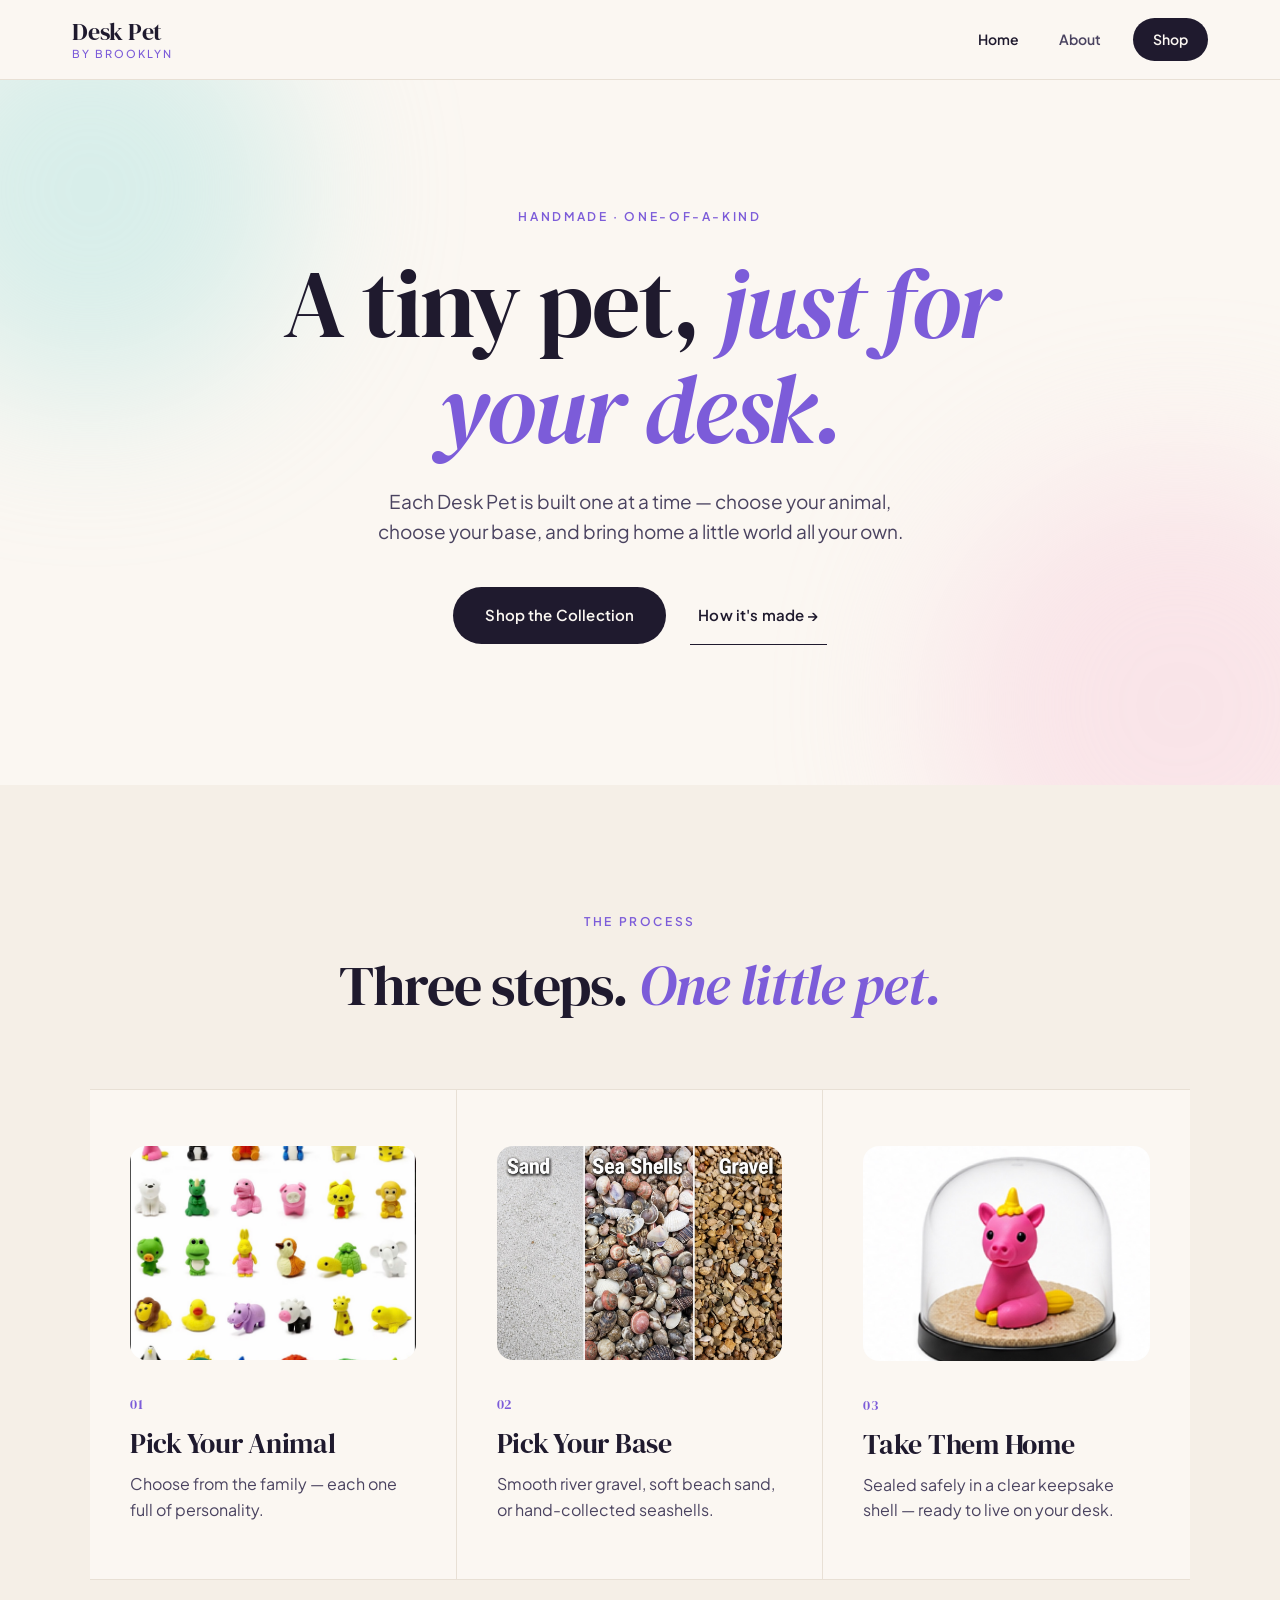
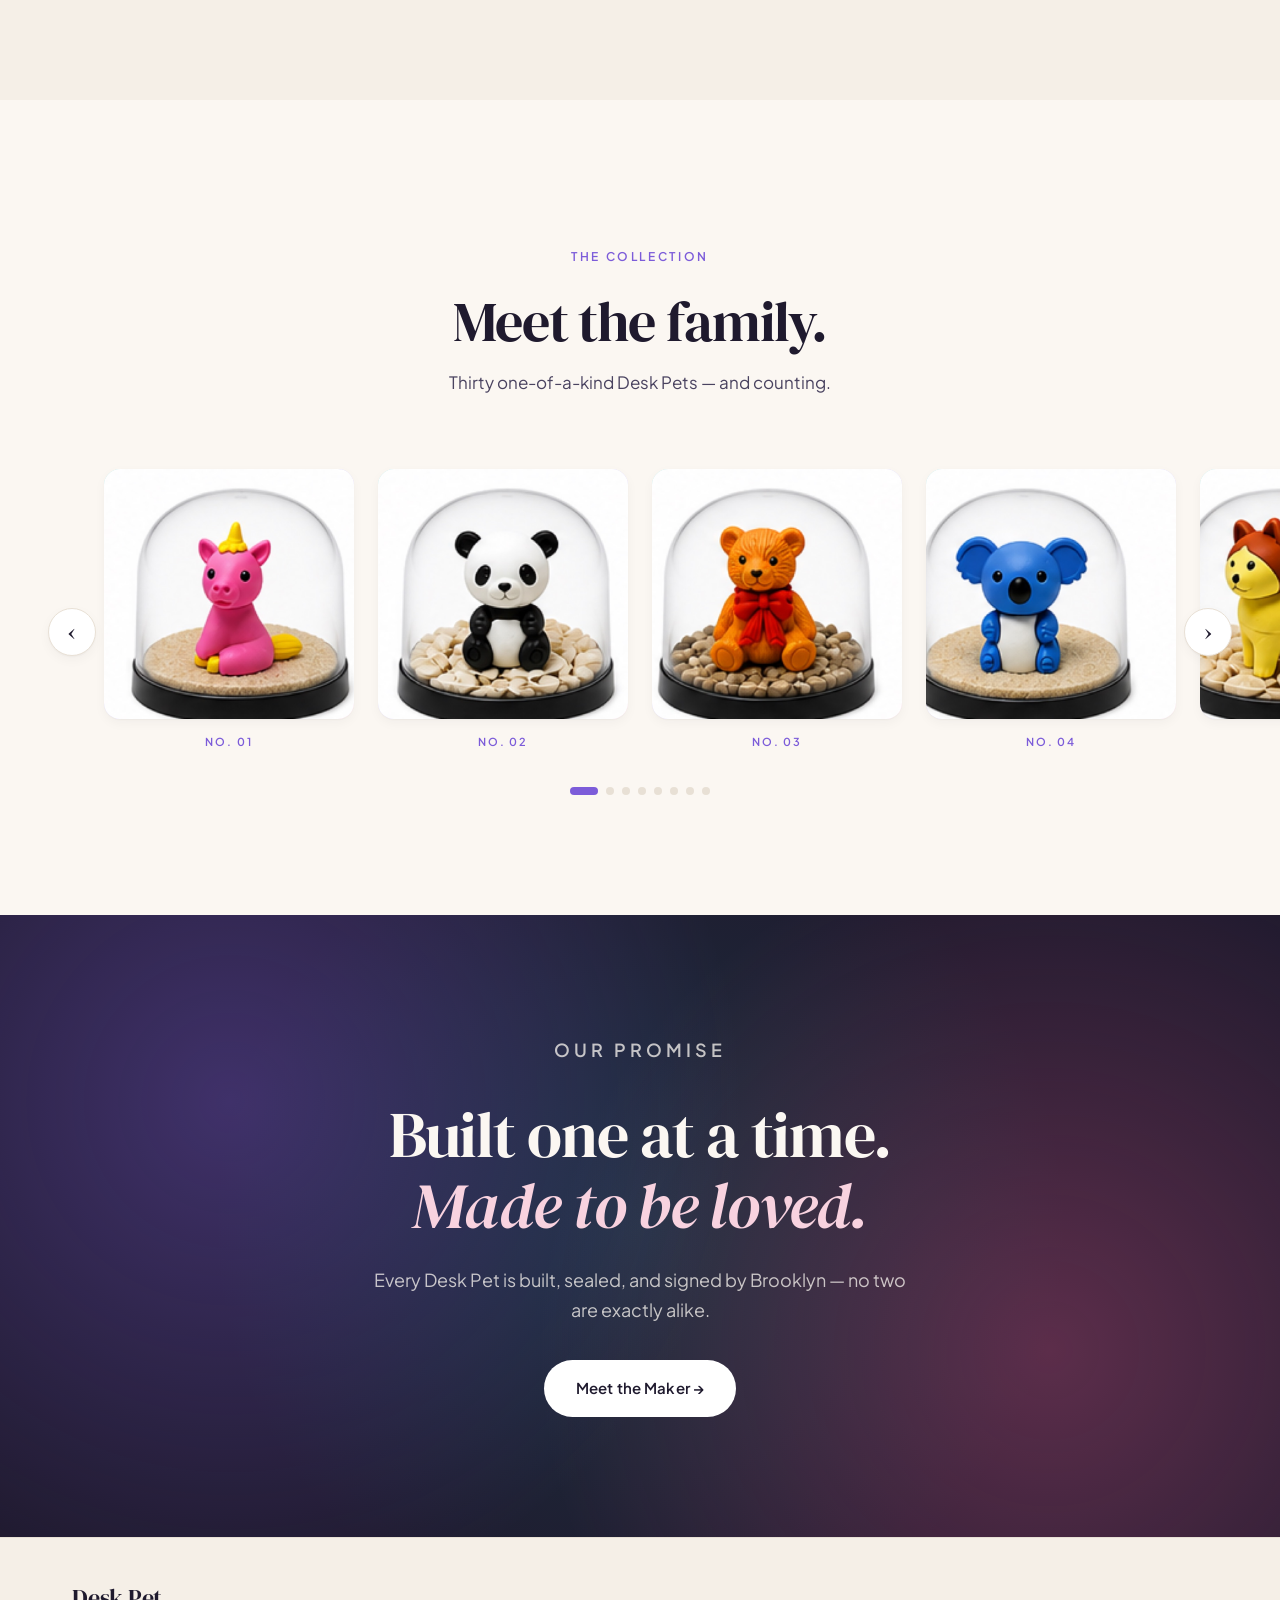
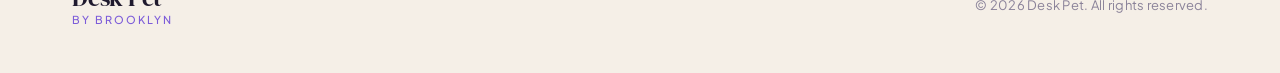
<file: index.html>
<!DOCTYPE html>
<html lang="en">
<head>
  <meta charset="UTF-8" />
  <meta name="viewport" content="width=device-width, initial-scale=1.0" />
  <title>Desk Pet — by Brooklyn</title>
  <meta name="description" content="Tiny handmade pets in their own little world. Pick your animal. Pick your base. Take them home." />
  <link rel="preconnect" href="https://fonts.googleapis.com" />
  <link rel="preconnect" href="https://fonts.gstatic.com" crossorigin />
  <link href="https://fonts.googleapis.com/css2?family=DM+Serif+Display:ital@0;1&family=Plus+Jakarta+Sans:wght@400;500;600;700&display=swap" rel="stylesheet" />
  <link rel="stylesheet" href="styles.css" />
</head>
<body>

  <header class="site-header">
    <div class="header-inner">
      <a href="index.html" class="logo">
        <span class="logo-text">Desk Pet</span>
        <span class="logo-by">by Brooklyn</span>
      </a>
      <nav class="site-nav">
        <a href="index.html" class="active">Home</a>
        <a href="about.html">About</a>
        <a href="#shop" class="nav-cta">Shop</a>
      </nav>
    </div>
  </header>

  <!-- HERO -->
  <section class="hero">
    <div class="hero-inner">
      <p class="eyebrow">Handmade · One-of-a-kind</p>
      <h1>A tiny pet, <em>just for your desk.</em></h1>
      <p class="hero-sub">Each Desk Pet is built one at a time — choose your animal, choose your base, and bring home a little world all your own.</p>
      <div class="hero-ctas">
        <a href="#shop" class="btn btn-primary">Shop the Collection</a>
        <a href="#how" class="btn btn-link">How it's made →</a>
      </div>
    </div>
    <div class="hero-decor decor1"></div>
    <div class="hero-decor decor2"></div>
  </section>

  <!-- HOW IT WORKS -->
  <section id="how" class="how">
    <div class="container">
      <div class="section-head">
        <p class="overline">The Process</p>
        <h2>Three steps. <span class="serif-em">One little pet.</span></h2>
      </div>

      <div class="steps">
        <div class="step">
          <div class="step-img"><img src="images/step1.jpg" alt="A colorful selection of animal figures to choose from" /></div>
          <span class="step-num">01</span>
          <h3>Pick Your Animal</h3>
          <p>Choose from the family — each one full of personality.</p>
        </div>
        <div class="step">
          <div class="step-img"><img src="images/step2.jpg" alt="Bases to choose from: gravel, sand, or seashells" /></div>
          <span class="step-num">02</span>
          <h3>Pick Your Base</h3>
          <p>Smooth river gravel, soft beach sand, or hand-collected seashells.</p>
        </div>
        <div class="step">
          <div class="step-img"><img src="images/desk_pets_web/pet_01.jpg" alt="A finished Desk Pet" /></div>
          <span class="step-num">03</span>
          <h3>Take Them Home</h3>
          <p>Sealed safely in a clear keepsake shell — ready to live on your desk.</p>
        </div>
      </div>
    </div>
  </section>

  <!-- PRODUCT GALLERY -->
  <section id="shop" class="gallery">
    <div class="container">
      <div class="section-head">
        <p class="overline">The Collection</p>
        <h2>Meet the family.</h2>
        <p class="section-sub">Thirty one-of-a-kind Desk Pets — and counting.</p>
      </div>
    </div>

    <!-- Cycling carousel -->
    <div class="carousel" id="petCarousel" aria-label="Desk Pet carousel">
      <button class="carousel-btn carousel-prev" aria-label="Previous">‹</button>
      <div class="carousel-track" id="petTrack"></div>
      <button class="carousel-btn carousel-next" aria-label="Next">›</button>
      <div class="carousel-dots" id="petDots"></div>
    </div>
  </section>

  <!-- STORY STRIP -->
  <section class="story-strip">
    <div class="container">
      <p class="overline overline-light">Our Promise</p>
      <h2>Built one at a time.<br/><span class="serif-em">Made to be loved.</span></h2>
      <p>Every Desk Pet is built, sealed, and signed by Brooklyn — no two are exactly alike.</p>
      <a href="about.html" class="btn btn-primary-light">Meet the Maker →</a>
    </div>
  </section>

  <footer class="site-footer">
    <div class="container footer-inner">
      <div class="footer-brand">
        <span class="logo-text">Desk Pet</span>
        <span class="logo-by">by Brooklyn</span>
      </div>
      <p class="footer-copy">© <span id="year"></span> Desk Pet. All rights reserved.</p>
    </div>
  </footer>

  <script>
    document.getElementById('year').textContent = new Date().getFullYear();

    /* ---------- Desk Pet carousel ---------- */
    (function() {
      const TOTAL = 30;
      const VISIBLE_DESKTOP = 4;
      const VISIBLE_TABLET = 3;
      const VISIBLE_MOBILE = 1;
      const AUTOPLAY_MS = 3500;

      const track = document.getElementById('petTrack');
      const dotsWrap = document.getElementById('petDots');
      const prevBtn = document.querySelector('.carousel-prev');
      const nextBtn = document.querySelector('.carousel-next');

      // Build slides
      for (let i = 1; i <= TOTAL; i++) {
        const num = String(i).padStart(2, '0');
        const slide = document.createElement('div');
        slide.className = 'carousel-slide';
        slide.innerHTML = `
          <div class="carousel-card">
            <div class="carousel-img">
              <img src="images/desk_pets_web/pet_${num}.jpg" alt="Desk Pet No. ${num}" loading="lazy" />
            </div>
            <p class="carousel-meta">No. ${num}</p>
          </div>
        `;
        track.appendChild(slide);
      }

      function visibleCount() {
        if (window.innerWidth <= 640) return VISIBLE_MOBILE;
        if (window.innerWidth <= 960) return VISIBLE_TABLET;
        return VISIBLE_DESKTOP;
      }

      let index = 0;
      let autoplayTimer = null;

      function pageCount() {
        return Math.max(1, TOTAL - visibleCount() + 1);
      }

      function update() {
        const v = visibleCount();
        const slideWidth = track.querySelector('.carousel-slide').getBoundingClientRect().width;
        const gap = parseFloat(getComputedStyle(track).gap || 0);
        track.style.transform = `translateX(${-(slideWidth + gap) * index}px)`;
        renderDots();
      }

      function renderDots() {
        const dotsTotal = Math.ceil(TOTAL / visibleCount());
        const activeDot = Math.floor(index / visibleCount());
        dotsWrap.innerHTML = '';
        for (let i = 0; i < dotsTotal; i++) {
          const d = document.createElement('button');
          d.className = 'carousel-dot' + (i === activeDot ? ' active' : '');
          d.setAttribute('aria-label', `Go to slide group ${i + 1}`);
          d.addEventListener('click', () => {
            index = Math.min(i * visibleCount(), TOTAL - visibleCount());
            update();
            restartAutoplay();
          });
          dotsWrap.appendChild(d);
        }
      }

      function next() {
        index = (index + 1) % pageCount();
        update();
      }
      function prev() {
        index = (index - 1 + pageCount()) % pageCount();
        update();
      }

      function startAutoplay() {
        autoplayTimer = setInterval(next, AUTOPLAY_MS);
      }
      function stopAutoplay() {
        if (autoplayTimer) clearInterval(autoplayTimer);
      }
      function restartAutoplay() {
        stopAutoplay();
        startAutoplay();
      }

      nextBtn.addEventListener('click', () => { next(); restartAutoplay(); });
      prevBtn.addEventListener('click', () => { prev(); restartAutoplay(); });

      const carousel = document.getElementById('petCarousel');
      carousel.addEventListener('mouseenter', stopAutoplay);
      carousel.addEventListener('mouseleave', startAutoplay);

      // Touch swipe
      let touchStartX = 0;
      track.addEventListener('touchstart', (e) => {
        touchStartX = e.touches[0].clientX;
        stopAutoplay();
      }, { passive: true });
      track.addEventListener('touchend', (e) => {
        const dx = e.changedTouches[0].clientX - touchStartX;
        if (Math.abs(dx) > 40) { dx < 0 ? next() : prev(); }
        startAutoplay();
      });

      window.addEventListener('resize', () => {
        if (index > pageCount() - 1) index = 0;
        update();
      });

      update();
      startAutoplay();
    })();
  </script>
</body>
</html>
</file>
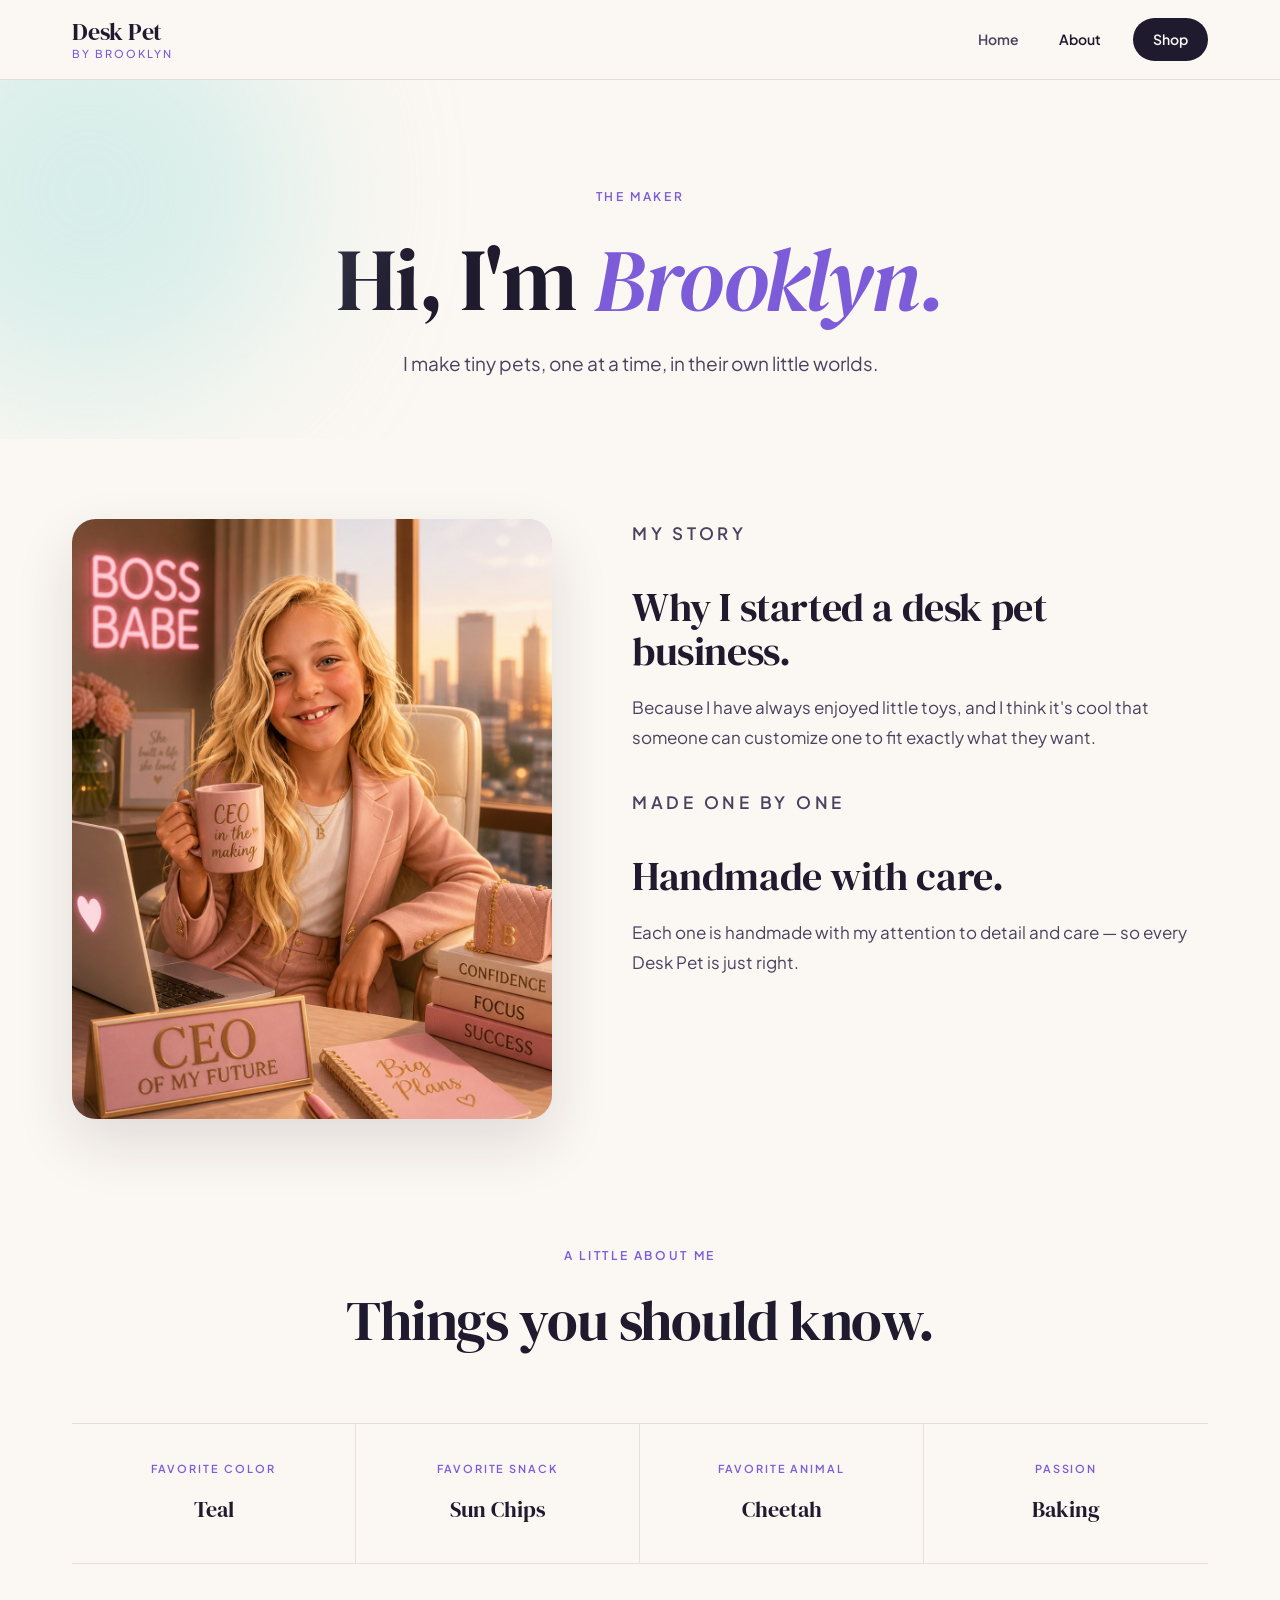
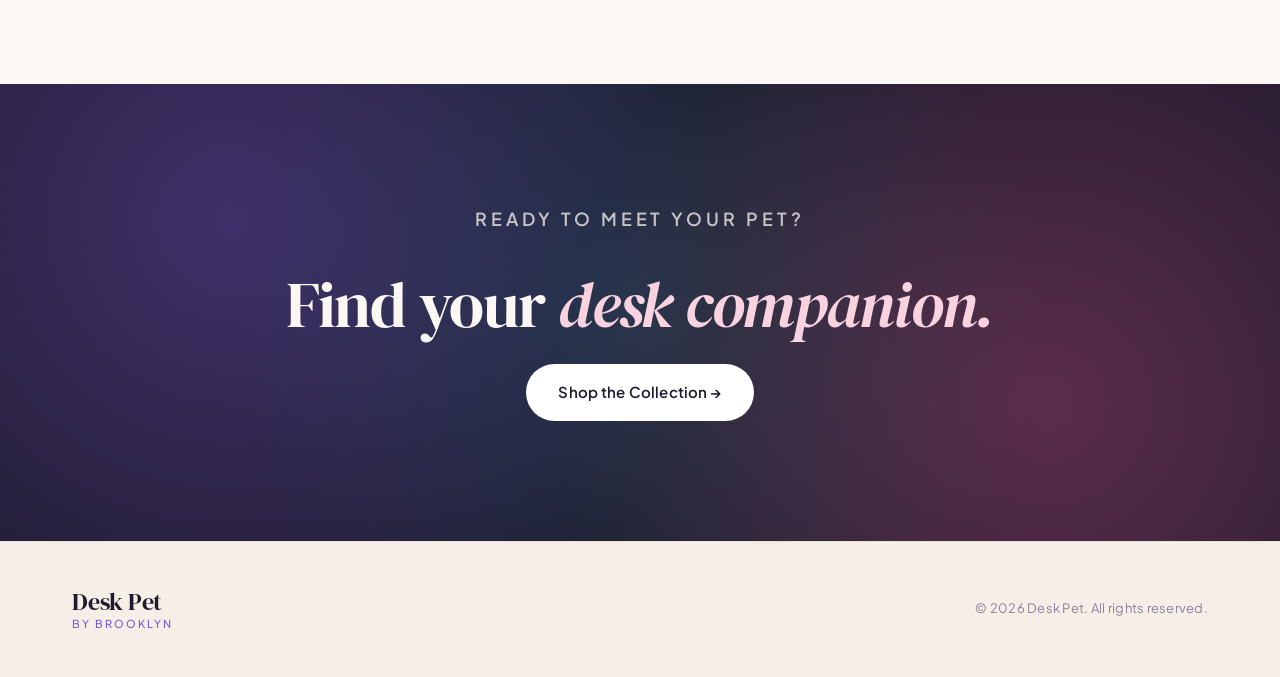
<file: about.html>
<!DOCTYPE html>
<html lang="en">
<head>
  <meta charset="UTF-8" />
  <meta name="viewport" content="width=device-width, initial-scale=1.0" />
  <title>About — Desk Pet by Brooklyn</title>
  <meta name="description" content="Meet Brooklyn, the maker behind Desk Pet." />
  <link rel="preconnect" href="https://fonts.googleapis.com" />
  <link rel="preconnect" href="https://fonts.gstatic.com" crossorigin />
  <link href="https://fonts.googleapis.com/css2?family=DM+Serif+Display:ital@0;1&family=Plus+Jakarta+Sans:wght@400;500;600;700&display=swap" rel="stylesheet" />
  <link rel="stylesheet" href="styles.css" />
</head>
<body>

  <header class="site-header">
    <div class="header-inner">
      <a href="index.html" class="logo">
        <span class="logo-text">Desk Pet</span>
        <span class="logo-by">by Brooklyn</span>
      </a>
      <nav class="site-nav">
        <a href="index.html">Home</a>
        <a href="about.html" class="active">About</a>
        <a href="index.html#shop" class="nav-cta">Shop</a>
      </nav>
    </div>
  </header>

  <!-- ABOUT HERO -->
  <section class="about-hero">
    <div class="container">
      <p class="eyebrow">The Maker</p>
      <h1>Hi, I'm <em>Brooklyn.</em></h1>
      <p class="about-tagline">I make tiny pets, one at a time, in their own little worlds.</p>
    </div>
    <div class="hero-decor decor1"></div>
  </section>

  <!-- BIO BLOCK -->
  <section class="about">
    <div class="container">
      <div class="about-grid">
        <div class="about-photo">
          <div class="photo-frame">
            <img src="images/brooklyn.jpg" alt="Brooklyn, the maker" onerror="this.parentElement.classList.add('placeholder'); this.style.display='none';" />
            <span class="placeholder-text">brooklyn.jpg</span>
          </div>
        </div>

        <div class="about-bio">
          <p class="overline">My Story</p>
          <h2>Why I started a desk pet business.</h2>
          <p>Because I have always enjoyed little toys, and I think it's cool that someone can customize one to fit exactly what they want.</p>

          <p class="overline overline-spaced">Made One By One</p>
          <h2>Handmade with care.</h2>
          <p>Each one is handmade with my attention to detail and care — so every Desk Pet is just right.</p>
        </div>
      </div>

      <!-- Fun Facts -->
      <div class="fun-facts">
        <div class="section-head">
          <p class="overline">A Little About Me</p>
          <h2>Things you should know.</h2>
        </div>
        <div class="facts-grid">
          <div class="fact">
            <p class="fact-label">Favorite Color</p>
            <p class="fact-value">Teal</p>
          </div>
          <div class="fact">
            <p class="fact-label">Favorite Snack</p>
            <p class="fact-value">Sun Chips</p>
          </div>
          <div class="fact">
            <p class="fact-label">Favorite Animal</p>
            <p class="fact-value">Cheetah</p>
          </div>
          <div class="fact">
            <p class="fact-label">Passion</p>
            <p class="fact-value">Baking</p>
          </div>
        </div>
      </div>
    </div>
  </section>

  <!-- STORY STRIP -->
  <section class="story-strip">
    <div class="container">
      <p class="overline overline-light">Ready to meet your pet?</p>
      <h2>Find your <span class="serif-em">desk companion.</span></h2>
      <a href="index.html#shop" class="btn btn-primary-light">Shop the Collection →</a>
    </div>
  </section>

  <footer class="site-footer">
    <div class="container footer-inner">
      <div class="footer-brand">
        <span class="logo-text">Desk Pet</span>
        <span class="logo-by">by Brooklyn</span>
      </div>
      <p class="footer-copy">© <span id="year"></span> Desk Pet. All rights reserved.</p>
    </div>
  </footer>

  <script>
    document.getElementById('year').textContent = new Date().getFullYear();
  </script>
</body>
</html>
</file>
<file: styles.css>
/* ===========================================
   Desk Pet — by Brooklyn
   Premium kid-brand aesthetic
   Palette: Teal · Purple · Pink on warm cream
   =========================================== */

:root {
  /* Brand */
  --teal: #0F8A85;
  --teal-soft: #B5E5E2;
  --purple: #7C5CD9;
  --purple-soft: #D8CDF5;
  --pink: #E85A8C;
  --pink-soft: #F8D2DF;

  /* Neutrals */
  --cream: #FBF7F2;
  --cream-2: #F5EFE7;
  --ink: #1F1A2E;
  --ink-2: #4A4360;
  --ink-3: #8A8299;
  --line: #E8E0D5;
  --white: #FFFFFF;

  /* Type */
  --serif: 'DM Serif Display', Georgia, serif;
  --sans: 'Plus Jakarta Sans', system-ui, -apple-system, sans-serif;

  /* Tokens */
  --radius-sm: 10px;
  --radius: 16px;
  --radius-lg: 24px;
  --shadow-sm: 0 1px 2px rgba(31, 26, 46, 0.04), 0 4px 12px rgba(31, 26, 46, 0.04);
  --shadow: 0 4px 12px rgba(31, 26, 46, 0.06), 0 16px 40px rgba(31, 26, 46, 0.06);
  --shadow-lg: 0 24px 60px rgba(31, 26, 46, 0.12);

  --maxw: 1200px;
}

* { box-sizing: border-box; margin: 0; padding: 0; }

html { scroll-behavior: smooth; }

body {
  font-family: var(--sans);
  font-weight: 400;
  font-size: 17px;
  line-height: 1.65;
  color: var(--ink-2);
  background: var(--cream);
  -webkit-font-smoothing: antialiased;
  -moz-osx-font-smoothing: grayscale;
  overflow-x: hidden;
}

h1, h2, h3, h4 {
  font-family: var(--serif);
  font-weight: 400;
  color: var(--ink);
  line-height: 1.1;
  letter-spacing: -0.01em;
}
h1 em, h2 em, h3 em { font-style: italic; }

a {
  color: var(--purple);
  text-decoration: none;
  transition: color .2s ease;
}
a:hover { color: var(--pink); }

img { max-width: 100%; display: block; }

.container {
  max-width: var(--maxw);
  margin: 0 auto;
  padding: 0 32px;
}

/* ===========================================
   Header
   =========================================== */
.site-header {
  position: sticky;
  top: 0;
  z-index: 100;
  background: rgba(251, 247, 242, 0.85);
  backdrop-filter: saturate(180%) blur(14px);
  -webkit-backdrop-filter: saturate(180%) blur(14px);
  border-bottom: 1px solid var(--line);
}
.header-inner {
  max-width: var(--maxw);
  margin: 0 auto;
  padding: 18px 32px;
  display: flex;
  align-items: center;
  justify-content: space-between;
}

.logo {
  display: flex;
  flex-direction: column;
  line-height: 1;
  color: var(--ink);
}
.logo:hover { color: var(--ink); }
.logo-text {
  font-family: var(--serif);
  font-size: 24px;
  letter-spacing: -0.01em;
  color: var(--ink);
}
.logo-by {
  font-family: var(--sans);
  font-size: 11px;
  font-weight: 500;
  text-transform: uppercase;
  letter-spacing: 0.18em;
  color: var(--purple);
  margin-top: 4px;
}

.site-nav {
  display: flex;
  align-items: center;
  gap: 8px;
}
.site-nav a {
  font-family: var(--sans);
  font-weight: 600;
  font-size: 14px;
  color: var(--ink-2);
  padding: 10px 16px;
  border-radius: 999px;
  transition: all .2s ease;
}
.site-nav a:hover { color: var(--ink); background: var(--cream-2); }
.site-nav a.active { color: var(--ink); }
.site-nav .nav-cta {
  background: var(--ink);
  color: var(--cream);
  padding: 10px 20px;
  margin-left: 8px;
}
.site-nav .nav-cta:hover {
  background: var(--purple);
  color: var(--white);
}

/* ===========================================
   Hero
   =========================================== */
.hero {
  position: relative;
  padding: 120px 32px 140px;
  text-align: center;
  overflow: hidden;
}
.hero-inner {
  position: relative;
  z-index: 2;
  max-width: 820px;
  margin: 0 auto;
}

.eyebrow,
.overline {
  display: inline-block;
  font-family: var(--sans);
  font-size: 12px;
  font-weight: 600;
  letter-spacing: 0.22em;
  text-transform: uppercase;
  color: var(--purple);
  margin-bottom: 24px;
}
.overline-light { color: rgba(255,255,255,0.85); }
.overline-spaced { margin-top: 36px; }

.hero h1 {
  font-size: clamp(48px, 8vw, 96px);
  margin-bottom: 24px;
  letter-spacing: -0.02em;
}
.hero h1 em {
  color: var(--purple);
}

.hero-sub {
  font-size: clamp(17px, 1.6vw, 19px);
  color: var(--ink-2);
  max-width: 560px;
  margin: 0 auto 40px;
  line-height: 1.6;
}

.hero-ctas {
  display: flex;
  gap: 24px;
  justify-content: center;
  align-items: center;
  flex-wrap: wrap;
}

/* Subtle decorative shapes */
.hero-decor {
  position: absolute;
  border-radius: 50%;
  filter: blur(80px);
  opacity: 0.5;
  z-index: 0;
  pointer-events: none;
}
.decor1 {
  width: 420px; height: 420px;
  background: var(--teal-soft);
  top: -100px; left: -120px;
}
.decor2 {
  width: 480px; height: 480px;
  background: var(--pink-soft);
  bottom: -160px; right: -140px;
}

/* ===========================================
   Buttons
   =========================================== */
.btn {
  display: inline-flex;
  align-items: center;
  justify-content: center;
  font-family: var(--sans);
  font-weight: 600;
  font-size: 15px;
  letter-spacing: 0.01em;
  cursor: pointer;
  border: none;
  transition: transform .2s ease, background .2s ease, color .2s ease, box-shadow .2s ease;
  white-space: nowrap;
}
.btn-primary {
  background: var(--ink);
  color: var(--cream);
  padding: 16px 32px;
  border-radius: 999px;
}
.btn-primary:hover {
  background: var(--purple);
  color: var(--white);
  transform: translateY(-2px);
  box-shadow: 0 12px 24px rgba(124, 92, 217, 0.25);
}
.btn-primary-light {
  background: var(--white);
  color: var(--ink);
  padding: 16px 32px;
  border-radius: 999px;
}
.btn-primary-light:hover {
  color: var(--purple);
  transform: translateY(-2px);
  box-shadow: 0 12px 24px rgba(0, 0, 0, 0.18);
}
.btn-link {
  background: transparent;
  color: var(--ink);
  padding: 16px 8px;
  border-bottom: 1px solid var(--ink);
  border-radius: 0;
}
.btn-link:hover {
  color: var(--purple);
  border-color: var(--purple);
  transform: none;
}

/* ===========================================
   Section heads
   =========================================== */
.section-head {
  text-align: center;
  margin-bottom: 72px;
  max-width: 720px;
  margin-left: auto;
  margin-right: auto;
}
.section-head h2 {
  font-size: clamp(36px, 5vw, 56px);
  margin-bottom: 16px;
  letter-spacing: -0.02em;
}
.section-head .section-sub {
  color: var(--ink-2);
  font-size: 17px;
}
.serif-em {
  font-style: italic;
  color: var(--purple);
}

/* ===========================================
   How it works
   =========================================== */
.how {
  padding: 120px 0;
  background: var(--cream-2);
  position: relative;
}
.steps {
  display: grid;
  grid-template-columns: repeat(3, 1fr);
  gap: 0;
  max-width: 1100px;
  margin: 0 auto;
  border-top: 1px solid var(--line);
}
.step {
  padding: 56px 40px;
  border-bottom: 1px solid var(--line);
  border-right: 1px solid var(--line);
  background: var(--cream);
  transition: background .25s ease;
}
.step:last-child { border-right: none; }
.step:hover { background: var(--white); }

.step-img {
  width: 100%;
  aspect-ratio: 4 / 3;
  border-radius: var(--radius);
  overflow: hidden;
  margin-bottom: 28px;
  background: linear-gradient(135deg, var(--teal-soft) 0%, var(--purple-soft) 50%, var(--pink-soft) 100%);
}
.step-img img {
  width: 100%;
  height: 100%;
  object-fit: cover;
  transition: transform .6s cubic-bezier(.2,.7,.2,1);
}
.step:hover .step-img img { transform: scale(1.04); }

.step-num {
  display: inline-block;
  font-family: var(--serif);
  font-size: 14px;
  color: var(--purple);
  margin-bottom: 12px;
  letter-spacing: 0.04em;
}
.step h3 {
  font-size: 28px;
  margin-bottom: 12px;
  letter-spacing: -0.01em;
}
.step p {
  color: var(--ink-2);
  font-size: 16px;
  line-height: 1.6;
}

/* ===========================================
   Product Gallery
   =========================================== */
.gallery {
  padding: 140px 0 120px;
}

.grid {
  display: grid;
  grid-template-columns: repeat(4, 1fr);
  gap: 32px;
}

.card {
  background: transparent;
  border-radius: 0;
  transition: transform .35s cubic-bezier(.2,.7,.2,1);
}
.card:hover { transform: translateY(-6px); }

.card-img {
  position: relative;
  aspect-ratio: 4 / 5;
  background: linear-gradient(135deg, var(--teal-soft) 0%, var(--purple-soft) 50%, var(--pink-soft) 100%);
  overflow: hidden;
  border-radius: var(--radius);
  margin-bottom: 20px;
}
.card-img img {
  width: 100%;
  height: 100%;
  object-fit: cover;
  transition: transform .6s cubic-bezier(.2,.7,.2,1);
}
.card:hover .card-img img { transform: scale(1.04); }

.placeholder-text {
  position: absolute;
  inset: 0;
  display: none;
  align-items: center;
  justify-content: center;
  font-family: var(--sans);
  font-size: 13px;
  font-weight: 500;
  letter-spacing: 0.1em;
  text-transform: uppercase;
  color: var(--ink);
  opacity: 0.4;
}
.card-img.placeholder .placeholder-text { display: flex; }

.card-body { padding: 0 4px; }
.card-meta {
  font-family: var(--sans);
  font-size: 11px;
  font-weight: 600;
  letter-spacing: 0.18em;
  text-transform: uppercase;
  color: var(--purple);
  margin-bottom: 6px;
}
.card-body h3 {
  font-size: 22px;
  letter-spacing: -0.01em;
}

/* ===========================================
   Carousel (Meet the family)
   =========================================== */
.carousel {
  position: relative;
  max-width: var(--maxw);
  margin: 0 auto;
  padding: 0 64px;
}

.carousel-track {
  display: flex;
  gap: 24px;
  transition: transform .6s cubic-bezier(.2,.7,.2,1);
  will-change: transform;
}

.carousel-slide {
  flex: 0 0 calc((100% - 24px * 3) / 4); /* 4 visible, 3 gaps */
  min-width: 0;
}

.carousel-card {
  display: flex;
  flex-direction: column;
}
.carousel-img {
  position: relative;
  aspect-ratio: 1 / 1;
  background: linear-gradient(135deg, var(--teal-soft) 0%, var(--purple-soft) 50%, var(--pink-soft) 100%);
  border-radius: var(--radius);
  overflow: hidden;
  margin-bottom: 14px;
  box-shadow: var(--shadow-sm);
}
.carousel-img img {
  width: 100%;
  height: 100%;
  object-fit: cover;
  transition: transform .6s cubic-bezier(.2,.7,.2,1);
}
.carousel-card:hover .carousel-img img { transform: scale(1.05); }

.carousel-meta {
  font-family: var(--sans);
  font-size: 11px;
  font-weight: 600;
  letter-spacing: 0.18em;
  text-transform: uppercase;
  color: var(--purple);
  text-align: center;
}

.carousel-btn {
  position: absolute;
  top: 50%;
  transform: translateY(-50%);
  width: 48px;
  height: 48px;
  border-radius: 50%;
  border: 1px solid var(--line);
  background: var(--white);
  color: var(--ink);
  font-size: 24px;
  font-family: var(--serif);
  line-height: 1;
  cursor: pointer;
  display: flex;
  align-items: center;
  justify-content: center;
  box-shadow: var(--shadow-sm);
  transition: all .2s ease;
  z-index: 2;
}
.carousel-btn:hover {
  background: var(--ink);
  color: var(--cream);
  border-color: var(--ink);
  transform: translateY(-50%) scale(1.05);
}
.carousel-prev { left: 8px; }
.carousel-next { right: 8px; }
.carousel-prev::before { content: ''; }
.carousel-next::before { content: ''; }

.carousel-dots {
  display: flex;
  justify-content: center;
  gap: 8px;
  margin-top: 36px;
  padding: 0 64px;
}
.carousel-dot {
  width: 8px;
  height: 8px;
  border-radius: 50%;
  border: none;
  background: var(--line);
  cursor: pointer;
  padding: 0;
  transition: all .2s ease;
}
.carousel-dot:hover { background: var(--purple-soft); }
.carousel-dot.active {
  background: var(--purple);
  width: 28px;
  border-radius: 999px;
}

/* ===========================================
   Story Strip
   =========================================== */
.story-strip {
  background: var(--ink);
  color: var(--cream);
  padding: 120px 0;
  text-align: center;
  position: relative;
  overflow: hidden;
}
.story-strip::before {
  content: '';
  position: absolute;
  inset: 0;
  background:
    radial-gradient(circle at 18% 30%, rgba(124, 92, 217, 0.35) 0%, transparent 45%),
    radial-gradient(circle at 82% 70%, rgba(232, 90, 140, 0.3) 0%, transparent 45%),
    radial-gradient(circle at 50% 50%, rgba(15, 138, 133, 0.2) 0%, transparent 60%);
  pointer-events: none;
}
.story-strip .container { position: relative; z-index: 1; }
.story-strip h2 {
  font-size: clamp(36px, 5vw, 64px);
  color: var(--cream);
  margin-bottom: 24px;
  letter-spacing: -0.02em;
}
.story-strip h2 .serif-em { color: var(--pink-soft); }
.story-strip p {
  color: rgba(251, 247, 242, 0.75);
  font-size: 18px;
  max-width: 560px;
  margin: 0 auto 36px;
}

/* ===========================================
   About page
   =========================================== */
.about-hero {
  position: relative;
  padding: 100px 32px 60px;
  text-align: center;
  overflow: hidden;
}
.about-hero h1 {
  font-size: clamp(48px, 7vw, 88px);
  margin-bottom: 20px;
  letter-spacing: -0.02em;
}
.about-hero h1 em { color: var(--purple); }
.about-tagline {
  font-size: 19px;
  color: var(--ink-2);
  max-width: 540px;
  margin: 0 auto;
}

.about {
  padding: 80px 0 120px;
}

.about-grid {
  display: grid;
  grid-template-columns: 1fr 1.2fr;
  gap: 80px;
  align-items: start;
  margin-bottom: 120px;
}

.photo-frame {
  position: relative;
  aspect-ratio: 4 / 5;
  border-radius: var(--radius-lg);
  background: linear-gradient(135deg, var(--teal-soft) 0%, var(--purple-soft) 100%);
  overflow: hidden;
  box-shadow: var(--shadow-lg);
}
.photo-frame img {
  width: 100%;
  height: 100%;
  object-fit: cover;
}
.photo-frame.placeholder .placeholder-text { display: flex; }

.about-bio h2 {
  font-size: clamp(28px, 3.5vw, 40px);
  margin: 12px 0 20px;
  letter-spacing: -0.01em;
}
.about-bio p {
  color: var(--ink-2);
  font-size: 17px;
  line-height: 1.75;
}

.muted-placeholder {
  font-style: italic;
  color: var(--ink-3) !important;
  background: var(--cream-2);
  padding: 14px 18px;
  border-radius: var(--radius-sm);
  border-left: 3px solid var(--purple-soft);
  font-size: 15px !important;
}

/* Fun facts */
.fun-facts { margin-top: 40px; }
.facts-grid {
  display: grid;
  grid-template-columns: repeat(4, 1fr);
  gap: 0;
  border-top: 1px solid var(--line);
  border-bottom: 1px solid var(--line);
}
.fact {
  padding: 36px 24px;
  text-align: center;
  border-right: 1px solid var(--line);
}
.fact:last-child { border-right: none; }

.fact-label {
  font-family: var(--sans);
  font-size: 11px;
  font-weight: 600;
  letter-spacing: 0.18em;
  text-transform: uppercase;
  color: var(--purple);
  margin-bottom: 12px;
}
.fact-value {
  font-family: var(--serif);
  font-size: 22px;
  color: var(--ink);
}
.fact .muted-placeholder {
  display: inline-block;
  font-size: 14px !important;
  background: transparent;
  border: none;
  padding: 0;
  color: var(--ink-3) !important;
}

/* ===========================================
   Footer
   =========================================== */
.site-footer {
  background: var(--cream-2);
  border-top: 1px solid var(--line);
  padding: 48px 0;
}
.footer-inner {
  display: flex;
  align-items: center;
  justify-content: space-between;
  gap: 24px;
  flex-wrap: wrap;
}
.footer-brand {
  display: flex;
  flex-direction: column;
  line-height: 1;
}
.footer-copy {
  font-size: 13px;
  color: var(--ink-3);
  letter-spacing: 0.02em;
}

/* ===========================================
   Responsive
   =========================================== */
@media (max-width: 960px) {
  .grid { grid-template-columns: repeat(2, 1fr); gap: 24px; }
  .steps { grid-template-columns: 1fr; }
  .step { border-right: none; }
  .step:last-child { border-bottom: none; }
  .about-grid { grid-template-columns: 1fr; gap: 48px; }
  .photo-frame { max-width: 380px; margin: 0 auto; }
  .facts-grid { grid-template-columns: repeat(2, 1fr); }
  .fact:nth-child(2) { border-right: none; }
  .fact:nth-child(1), .fact:nth-child(2) { border-bottom: 1px solid var(--line); }

  /* Carousel: 3 visible */
  .carousel-slide { flex-basis: calc((100% - 24px * 2) / 3); }
}

@media (max-width: 640px) {
  .container { padding: 0 20px; }
  .header-inner { padding: 14px 20px; }
  .site-nav a { padding: 8px 12px; font-size: 13px; }
  .site-nav .nav-cta { padding: 10px 16px; }

  .hero { padding: 80px 20px 100px; }
  .how { padding: 80px 0; }
  .gallery { padding: 80px 0; }
  .story-strip { padding: 80px 0; }
  .about { padding: 60px 0 80px; }
  .about-hero { padding: 60px 20px 40px; }

  .section-head { margin-bottom: 48px; }

  .hero-ctas { flex-direction: column; gap: 16px; width: 100%; }
  .hero-ctas .btn { width: 100%; }

  .grid { grid-template-columns: 1fr; gap: 32px; }
  .step { padding: 40px 24px; }

  /* Carousel: 1 visible on phone */
  .carousel { padding: 0 44px; }
  .carousel-slide { flex-basis: 100%; }
  .carousel-btn { width: 36px; height: 36px; font-size: 20px; }
  .carousel-prev { left: 4px; }
  .carousel-next { right: 4px; }
  .carousel-dots { padding: 0 20px; flex-wrap: wrap; }

  .about-grid { gap: 40px; margin-bottom: 80px; }

  .footer-inner { flex-direction: column; text-align: center; }
}
</file>
